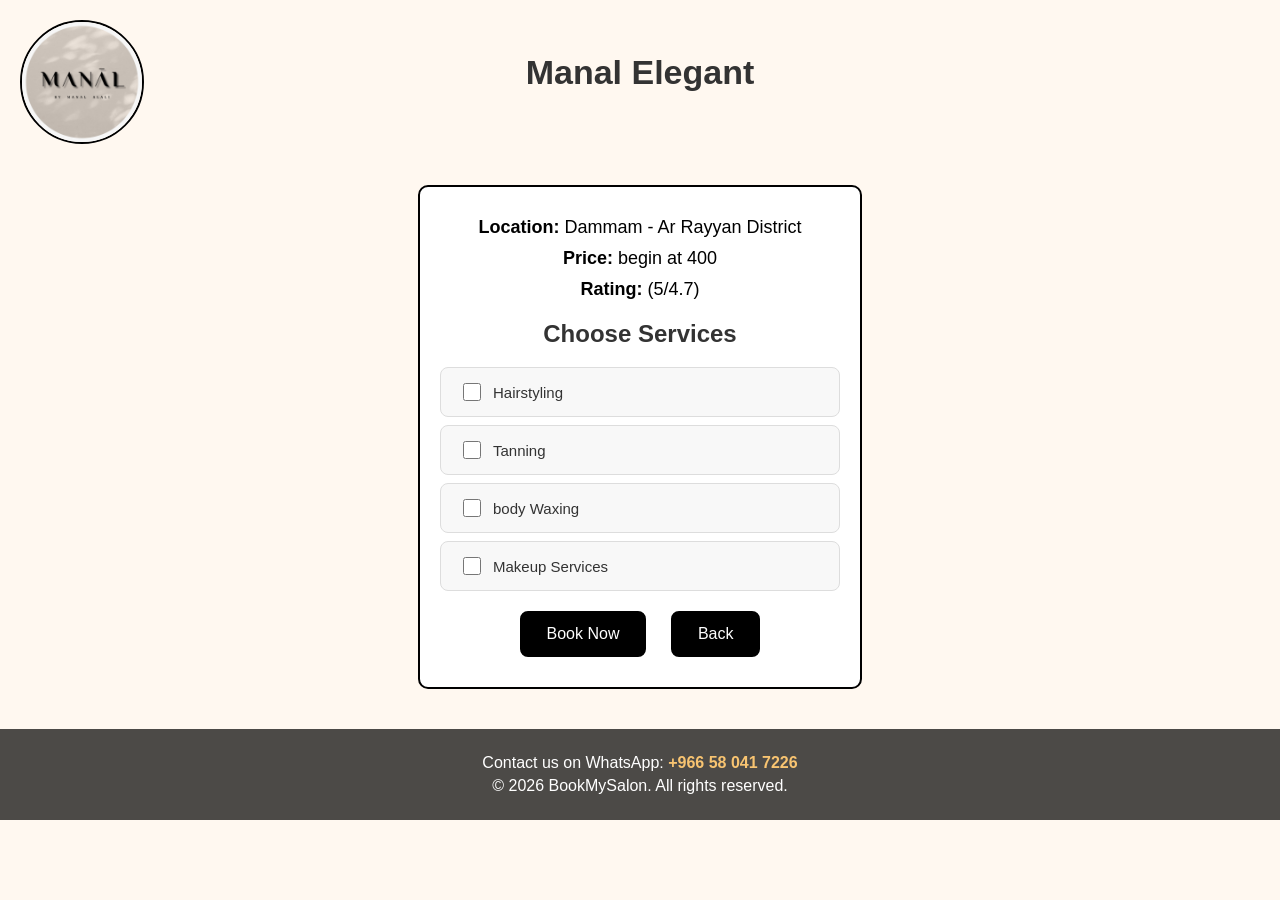
<file: dam 1.html>
<!DOCTYPE html>
<html lang="en">

<head>
<meta charset="UTF-8">

<title>Manal Elegant</title>

<link rel="stylesheet" href="details.css">
</head>

<body>

<header>

<img src="mana.jpg" alt="Salon Logo" class="salon-logo">

<h1>Manal Elegant</h1>

</header>

<main>

<section class="container">

<p><strong>Location:</strong> Dammam - Ar Rayyan District</p>

<p><strong>Price:</strong> begin at 400</p>

<p><strong>Rating:</strong> (5/4.7)</p>

<h2>Choose Services</h2>

<form>

<section class="service-option">

<input type="checkbox" id="service1" value="Hairstyling">

<label for="service1">Hairstyling</label>

</section>

<section class="service-option">

<input type="checkbox" id="service2" value="Tanning">

<label for="service2">Tanning</label>

</section>

<section class="service-option">

<input type="checkbox" id="service3" value="body Waxing">

<label for="service3">body Waxing</label>

</section>

<section class="service-option">

<input type="checkbox" id="service4" value="Makeup Services">

<label for="service4">Makeup Services</label>

</section>

<p id="bookingMsg"></p>

<button type="button" id="bookBtn" onclick="bookNow()">
Book Now
</button>

<button type="button" onclick="location.href='home.html#salonsSection'">
Back
</button>

</form>

</section>

</main>

<footer>

<section class="contact">

<p>
Contact us on WhatsApp:
<a href="https://wa.me/966580417226" target="_blank">
+966 58 041 7226
</a>
</p>

</section>

<section class="copyright">

<p>&copy; 2026 BookMySalon. All rights reserved.</p>

</section>

</footer>

<script>
function bookNow(){

let loggedInUser=localStorage.getItem("loggedInUser");

if(loggedInUser===null){

let goLogin=confirm("Please login first to book an appointment.\nDo you want to go to the login page?");

if(goLogin===true){
location.href="log.html";
}

return;
}

let salonName=document.getElementsByTagName("h1")[0].innerText;

let checkboxes=document.getElementsByTagName("input");

let selectedServices="";

for(let i=0;i<checkboxes.length;i++){

if(checkboxes[i].type==="checkbox"&&checkboxes[i].checked===true){
selectedServices=selectedServices+checkboxes[i].value+", ";
}
}

if(selectedServices===""){

let msg=document.getElementById("bookingMsg");

msg.innerText="⚠️ Please select at least one service.";

msg.style.color="red";

return;
}

localStorage.setItem("bookingSalon",salonName);

localStorage.setItem("bookingServices",selectedServices);

location.href="book.html";
}
</script>

</body>
</html>
</file>
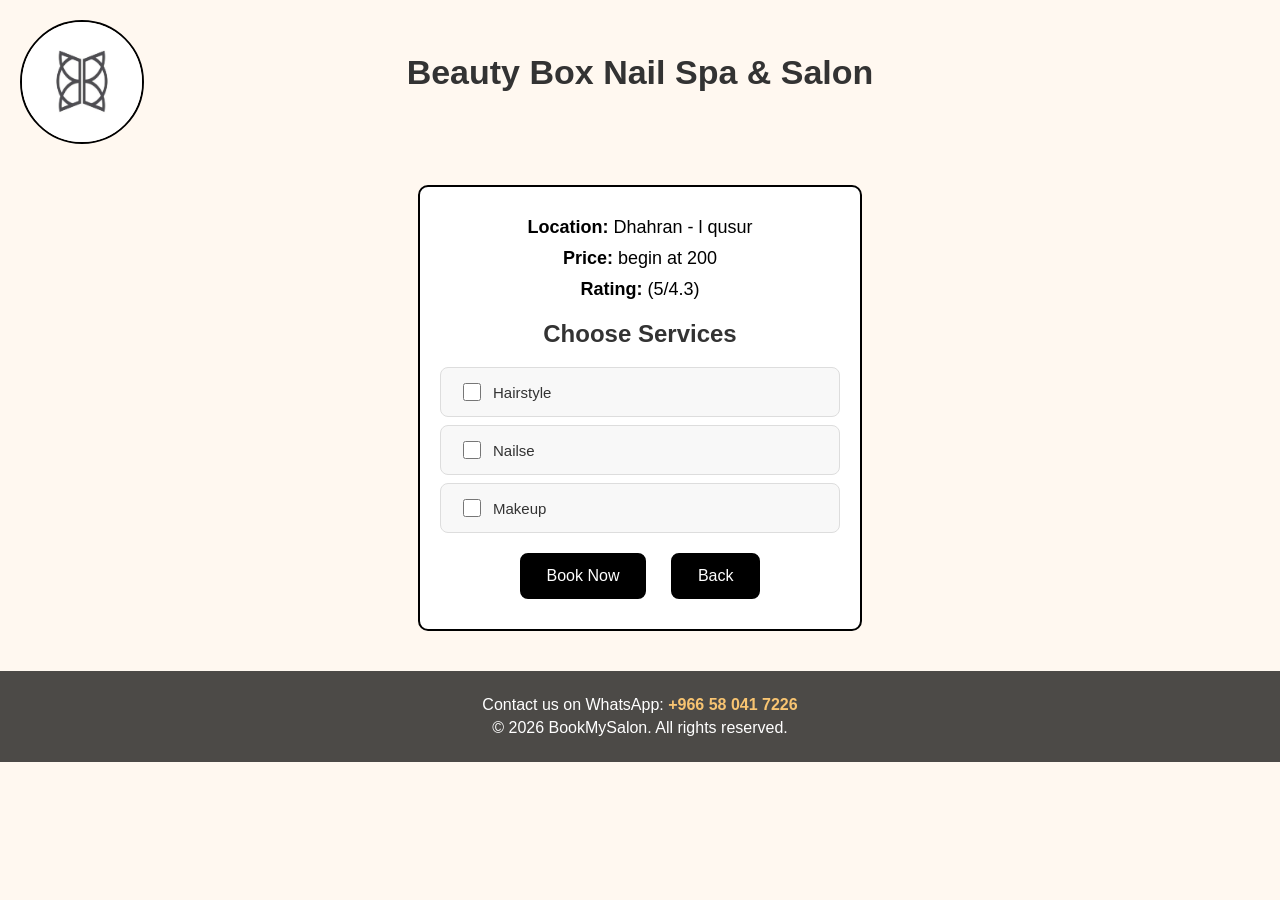
<file: dha 2.html>
<!DOCTYPE html>
<html lang="en">

<head>
<meta charset="UTF-8">

<title>Beauty Box Nail Spa & Salon</title>

<link rel="stylesheet" href="details.css">
</head>

<body>

<header>

<img src="pp.jpg" alt="Salon Logo" class="salon-logo">

<h1>Beauty Box Nail Spa & Salon</h1>

</header>

<main>

<section class="container">

<p><strong>Location:</strong> Dhahran - l qusur</p>

<p><strong>Price:</strong> begin at 200</p>

<p><strong>Rating:</strong> (5/4.3)</p>

<h2>Choose Services</h2>

<form>

<section class="service-option">

<input type="checkbox" id="service1" value="Hairstyle">

<label for="service1">Hairstyle</label>

</section>

<section class="service-option">

<input type="checkbox" id="service2" value="Nailse">

<label for="service2">Nailse</label>

</section>

<section class="service-option">

<input type="checkbox" id="service3" value="Makeup">

<label for="service3">Makeup</label>

</section>

<p id="bookingMsg"></p>

<button type="button" id="bookBtn" onclick="bookNow()">
Book Now
</button>

<button type="button" onclick="location.href='home.html#salonsSection'">
Back
</button>

</form>

</section>

</main>

<footer>

<section class="contact">

<p>
Contact us on WhatsApp:
<a href="https://wa.me/966580417226" target="_blank">
+966 58 041 7226
</a>
</p>

</section>

<section class="copyright">

<p>&copy; 2026 BookMySalon. All rights reserved.</p>

</section>

</footer>

<script>
function bookNow(){

let loggedInUser=localStorage.getItem("loggedInUser");

if(loggedInUser===null){

let goLogin=confirm("Please login first to book an appointment.\nDo you want to go to the login page?");

if(goLogin===true){
location.href="log.html";
}

return;
}

let salonName=document.getElementsByTagName("h1")[0].innerText;

let checkboxes=document.getElementsByTagName("input");

let selectedServices="";

for(let i=0;i<checkboxes.length;i++){

if(checkboxes[i].type==="checkbox"&&checkboxes[i].checked===true){
selectedServices=selectedServices+checkboxes[i].value+", ";
}
}

if(selectedServices===""){

let msg=document.getElementById("bookingMsg");

msg.innerText="⚠️ Please select at least one service.";

msg.style.color="red";

return;
}

localStorage.setItem("bookingSalon",salonName);

localStorage.setItem("bookingServices",selectedServices);

location.href="book.html";
}
</script>

</body>
</html>
</file>
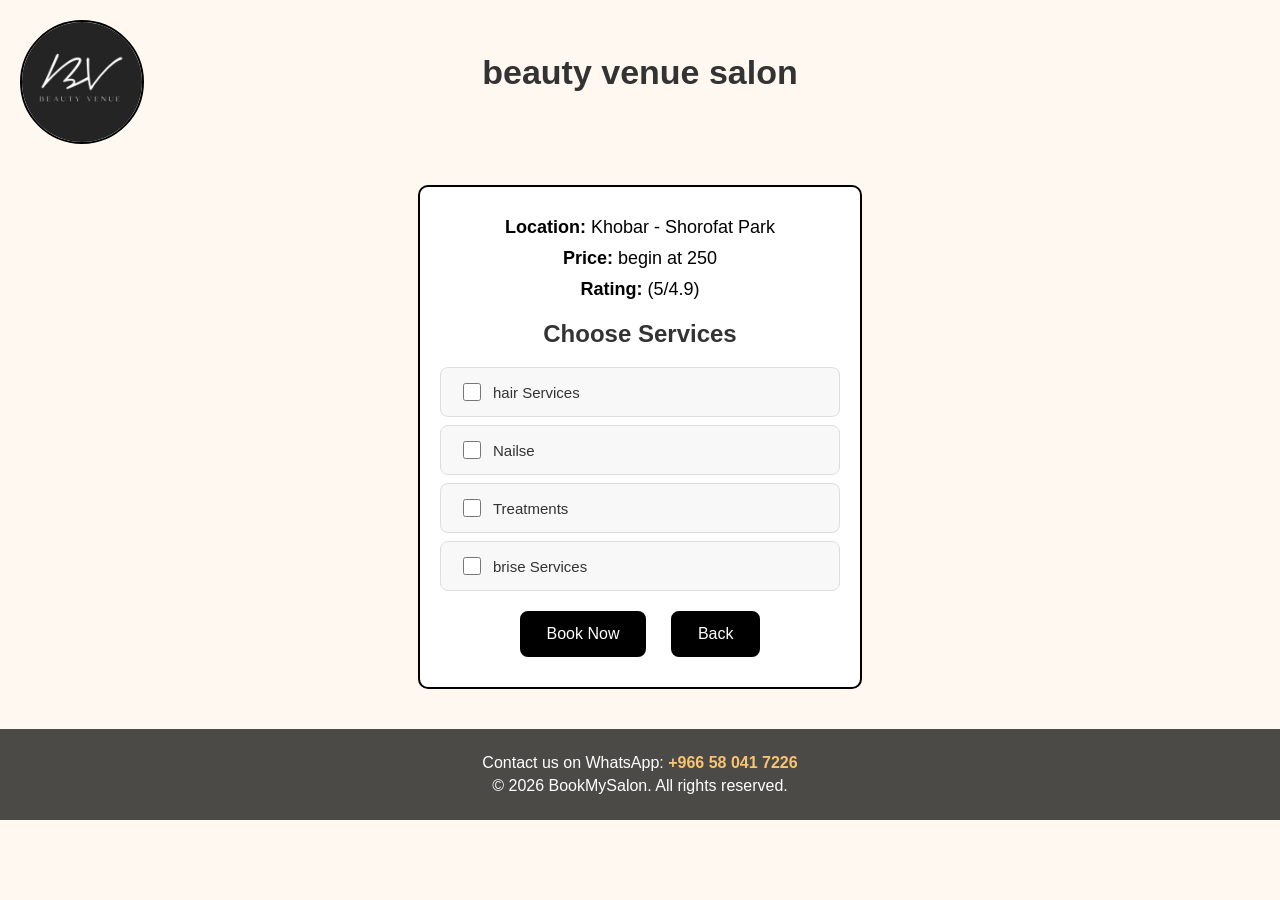
<file: kho 1.html>
<!DOCTYPE html>
<html lang="en">

<head>
<meta charset="UTF-8">

<title>beauty venue salon</title>

<link rel="stylesheet" href="details.css">
</head>

<body>

<header>

<img src="bv.jpg" alt="Salon Logo" class="salon-logo">

<h1>beauty venue salon</h1>

</header>

<main>

<section class="container">

<p><strong>Location:</strong> Khobar - Shorofat Park</p>

<p><strong>Price:</strong> begin at 250</p>

<p><strong>Rating:</strong> (5/4.9)</p>

<h2>Choose Services</h2>

<form>

<section class="service-option">

<input type="checkbox" id="service1" value="hair Services">

<label for="service1">hair Services</label>

</section>

<section class="service-option">

<input type="checkbox" id="service2" value="Nailse">

<label for="service2">Nailse</label>

</section>

<section class="service-option">

<input type="checkbox" id="service3" value="Treatments">

<label for="service3">Treatments</label>

</section>

<section class="service-option">

<input type="checkbox" id="service4" value="brise Services">

<label for="service4">brise Services</label>

</section>

<p id="bookingMsg"></p>

<button type="button" id="bookBtn" onclick="bookNow()">
Book Now
</button>

<button type="button" onclick="location.href='home.html#salonsSection'">
Back
</button>

</form>

</section>

</main>

<footer>

<section class="contact">

<p>
Contact us on WhatsApp:
<a href="https://wa.me/966580417226" target="_blank">
+966 58 041 7226
</a>
</p>

</section>

<section class="copyright">

<p>&copy; 2026 BookMySalon. All rights reserved.</p>

</section>

</footer>

<script>
function bookNow(){

let loggedInUser=localStorage.getItem("loggedInUser");

if(loggedInUser===null){

let goLogin=confirm("Please login first to book an appointment.\nDo you want to go to the login page?");

if(goLogin===true){
location.href="log.html";
}

return;
}

let salonName=document.getElementsByTagName("h1")[0].innerText;

let checkboxes=document.getElementsByTagName("input");

let selectedServices="";

for(let i=0;i<checkboxes.length;i++){

if(checkboxes[i].type==="checkbox"&&checkboxes[i].checked===true){
selectedServices=selectedServices+checkboxes[i].value+", ";
}
}

if(selectedServices===""){

let msg=document.getElementById("bookingMsg");

msg.innerText="⚠️ Please select at least one service.";

msg.style.color="red";

return;
}

localStorage.setItem("bookingSalon",salonName);

localStorage.setItem("bookingServices",selectedServices);

location.href="book.html";
}
</script>

</body>
</html>
</file>
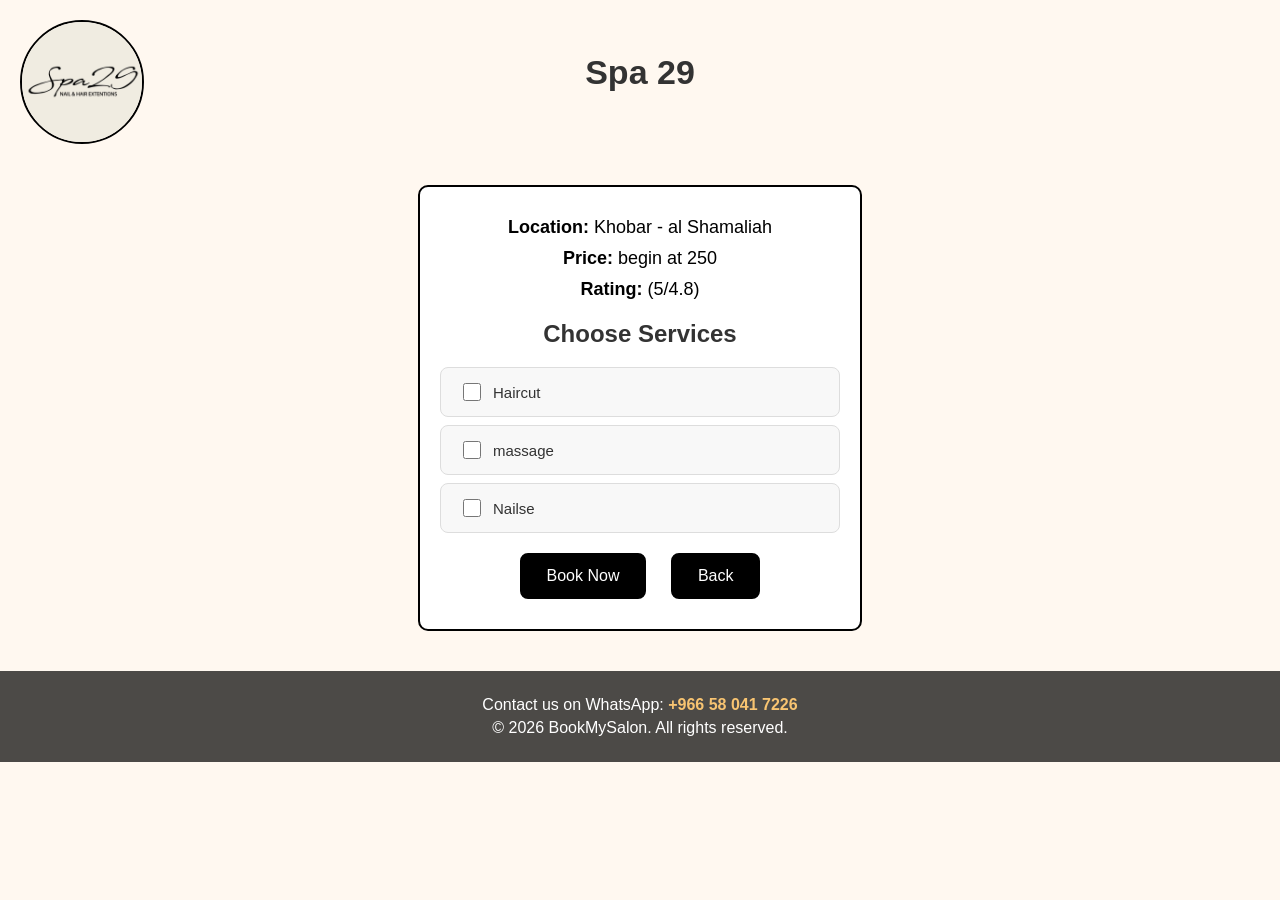
<file: kho 2.html>
<!DOCTYPE html>
<html lang="en">

<head>
<meta charset="UTF-8">

<title>Spa 29</title>

<link rel="stylesheet" href="details.css">
</head>

<body>

<header>

<img src="spa 29.jpg" alt="Salon Logo" class="salon-logo">

<h1>Spa 29</h1>

</header>

<main>

<section class="container">

<p><strong>Location:</strong> Khobar - al Shamaliah</p>

<p><strong>Price:</strong> begin at 250</p>

<p><strong>Rating:</strong> (5/4.8)</p>

<h2>Choose Services</h2>

<form>

<section class="service-option">

<input type="checkbox" id="service1" value="Haircut">

<label for="service1">Haircut</label>

</section>

<section class="service-option">

<input type="checkbox" id="service2" value="massage">

<label for="service2">massage</label>

</section>

<section class="service-option">

<input type="checkbox" id="service3" value="Nailse">

<label for="service3">Nailse</label>

</section>

<p id="bookingMsg"></p>

<button type="button" id="bookBtn" onclick="bookNow()">
Book Now
</button>

<button type="button" onclick="location.href='home.html#salonsSection'">
Back
</button>

</form>

</section>

</main>

<footer>

<section class="contact">

<p>
Contact us on WhatsApp:
<a href="https://wa.me/966580417226" target="_blank">
+966 58 041 7226
</a>
</p>

</section>

<section class="copyright">

<p>&copy; 2026 BookMySalon. All rights reserved.</p>

</section>

</footer>

<script>
function bookNow(){

let loggedInUser=localStorage.getItem("loggedInUser");

if(loggedInUser===null){

let goLogin=confirm("Please login first to book an appointment.\nDo you want to go to the login page?");

if(goLogin===true){
location.href="log.html";
}

return;
}

let salonName=document.getElementsByTagName("h1")[0].innerText;

let checkboxes=document.getElementsByTagName("input");

let selectedServices="";

for(let i=0;i<checkboxes.length;i++){

if(checkboxes[i].type==="checkbox"&&checkboxes[i].checked===true){
selectedServices=selectedServices+checkboxes[i].value+", ";
}
}

if(selectedServices===""){

let msg=document.getElementById("bookingMsg");

msg.innerText="⚠️ Please select at least one service.";

msg.style.color="red";

return;
}

localStorage.setItem("bookingSalon",salonName);

localStorage.setItem("bookingServices",selectedServices);

location.href="book.html";
}
</script>

</body>
</html>
</file>
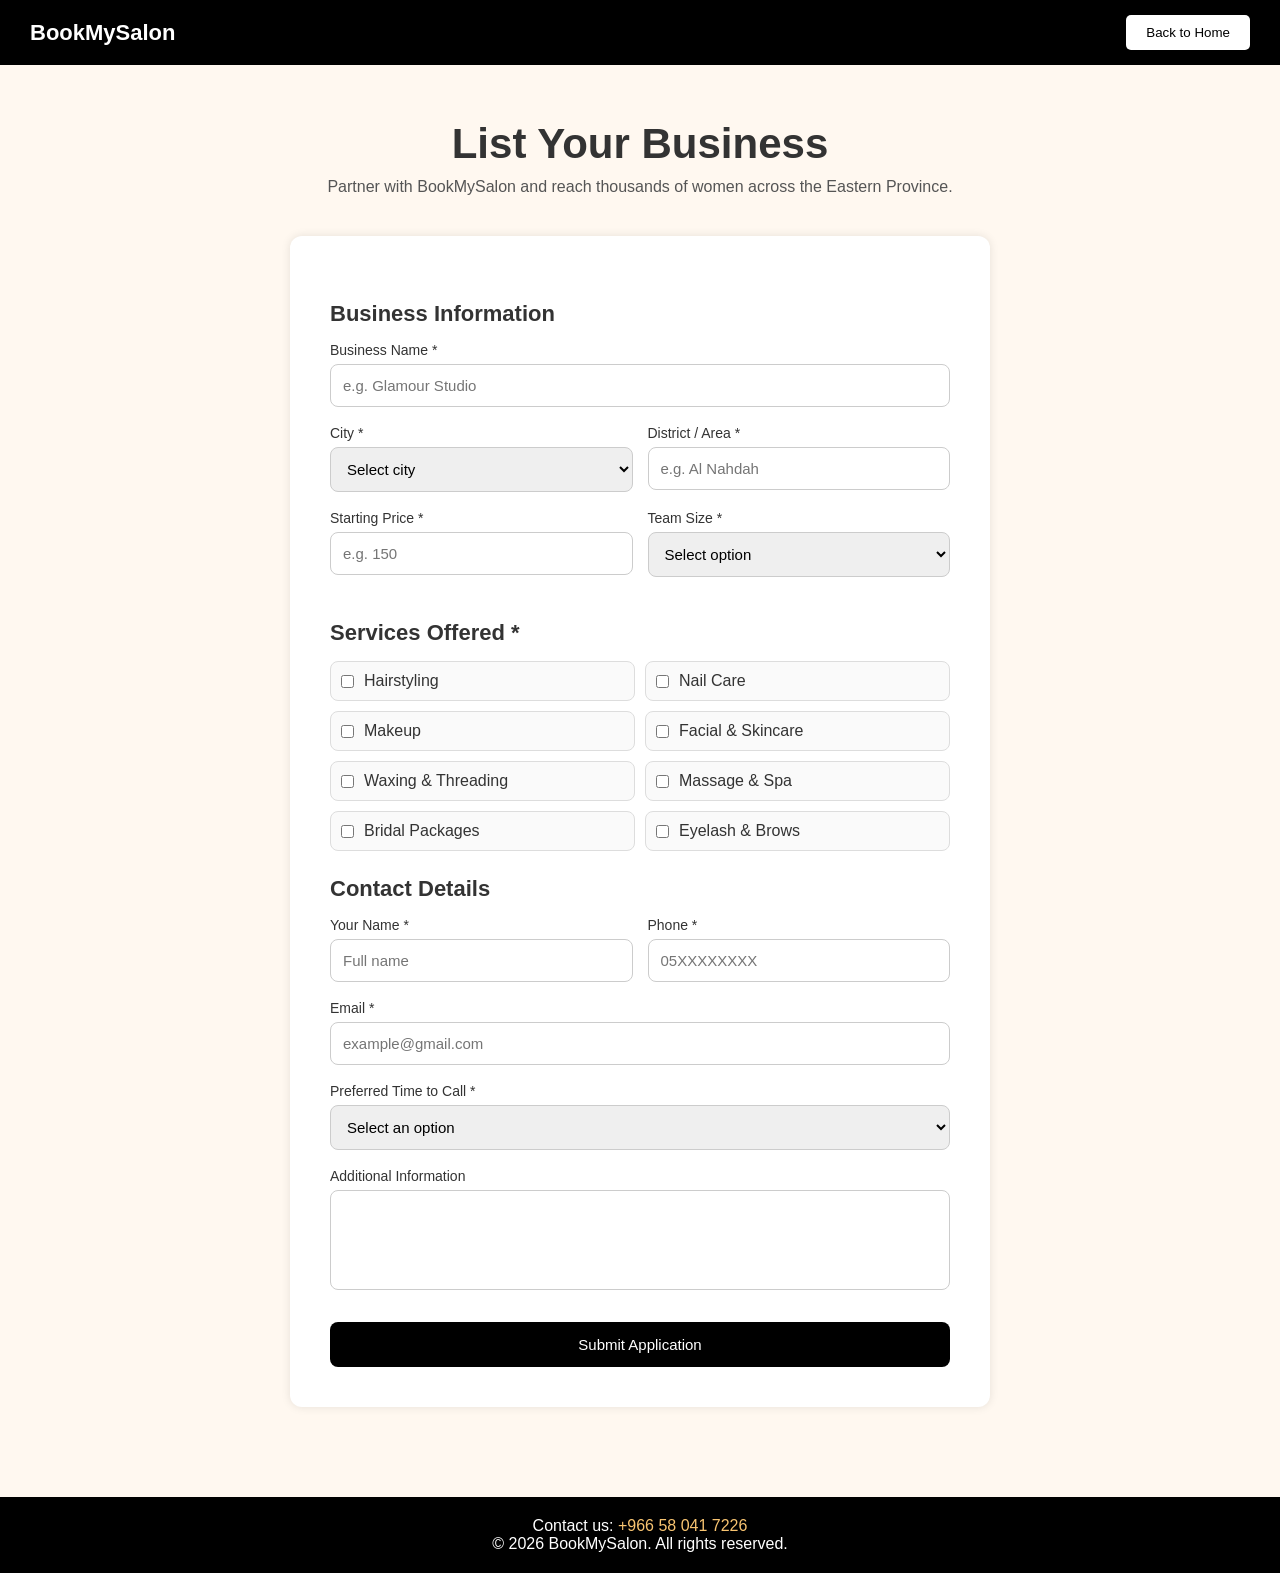
<file: listt-business.html>
<!DOCTYPE html>
<html lang="en">

<head>
<meta charset="UTF-8">
<title>List Your Business - BookMySalon</title>

<style>

*{
margin:0;
padding:0;
box-sizing:border-box;
}

:root{
--cream:#fff8f0;
--black:#000;
--gray:#555;
--error:#c0392b;
}

body{
font-family:Arial,sans-serif;
background-color:var(--cream);
background-image:linear-gradient(rgba(255,248,240,0.85),rgba(255,248,240,0.85)),url('https://i.pinimg.com/1200x/2a/db/77/2adb77dfe0d40779b799758cfcabf428.jpg');
background-size:cover;
background-position:center;
background-attachment:fixed;
color:#333;
}

header{
background:black;
padding:15px 30px;
display:flex;
justify-content:space-between;
align-items:center;
position:fixed;
top:0;
width:100%;
}

.logo{
color:white;
font-size:22px;
font-weight:bold;
cursor:pointer;
}

.header-btn{
padding:10px 20px;
border:none;
background:white;
border-radius:5px;
cursor:pointer;
transition:0.3s;
}

.header-btn:hover{
background:#ddd;
}

main{
padding:120px 20px 50px;
}

.page-header{
text-align:center;
margin-bottom:40px;
}

.page-header h1{
font-size:42px;
margin-bottom:10px;
}

.page-header p{
color:var(--gray);
}

.form-card{
background:white;
max-width:700px;
margin:auto;
padding:40px;
border-radius:12px;
box-shadow:0 0 10px rgba(0,0,0,0.1);
}

.section-label{
font-size:22px;
margin:25px 0 15px;
}

.form-row{
display:grid;
grid-template-columns:1fr 1fr;
gap:15px;
}

.field{
margin-bottom:18px;
}

.field label{
display:block;
margin-bottom:6px;
font-size:14px;
}

.field input,
.field select,
.field textarea{
width:100%;
padding:12px;
border:1px solid #ccc;
border-radius:8px;
font-size:15px;
}

.field textarea{
height:100px;
resize:none;
}

.services-grid{
display:grid;
grid-template-columns:1fr 1fr;
gap:10px;
margin-bottom:15px;
}

.service-check{
display:flex;
align-items:center;
gap:10px;
padding:10px;
border:1px solid #ddd;
border-radius:8px;
background:#fafafa;
}

.error-msg{
color:var(--error);
font-size:13px;
margin-top:5px;
display:none;
}

.submit-btn{
width:100%;
padding:14px;
border:none;
background:black;
color:white;
font-size:15px;
border-radius:8px;
cursor:pointer;
margin-top:10px;
transition:0.3s;
}

.submit-btn:hover{
background:#333;
}

.modal{
display:none;
position:fixed;
top:0;
left:0;
width:100%;
height:100%;
background:rgba(0,0,0,0.5);
justify-content:center;
align-items:center;
}

.modal-box{
background:white;
padding:35px;
border-radius:12px;
width:90%;
max-width:450px;
text-align:center;
}

.modal-btn{
padding:12px;
width:100%;
border:none;
background:black;
color:white;
border-radius:8px;
cursor:pointer;
margin-top:15px;
}

footer{
background:black;
color:white;
text-align:center;
padding:20px;
margin-top:40px;
}

footer a{
color:#f8c471;
text-decoration:none;
}

@media(max-width:600px){

.form-row{
grid-template-columns:1fr;
}

.services-grid{
grid-template-columns:1fr;
}

.form-card{
padding:25px;
}

}

</style>
</head>

<body>

<header>

<div class="logo" onclick="location.href='home.html'">
BookMySalon
</div>

<button class="header-btn" onclick="location.href='home.html'">
Back to Home
</button>

</header>

<main>

<section class="page-header">

<h1>List Your Business</h1>

<p>
Partner with BookMySalon and reach thousands of women across the Eastern Province.
</p>

</section>

<form class="form-card">

<h2 class="section-label">Business Information</h2>

<div class="field">

<label>Business Name *</label>

<input type="text" id="businessName" placeholder="e.g. Glamour Studio">

<p class="error-msg" id="businessNameError"></p>

</div>

<div class="form-row">

<div class="field">

<label>City *</label>

<select id="city">
<option value="">Select city</option>
<option>Dammam</option>
<option>Khobar</option>
<option>Dhahran</option>
</select>

<p class="error-msg" id="cityError"></p>

</div>

<div class="field">

<label>District / Area *</label>

<input type="text" id="district" placeholder="e.g. Al Nahdah">

<p class="error-msg" id="districtError"></p>

</div>

</div>

<div class="form-row">

<div class="field">

<label>Starting Price *</label>

<input type="number" id="price" placeholder="e.g. 150">

<p class="error-msg" id="priceError"></p>

</div>

<div class="field">

<label>Team Size *</label>

<select id="teamSize">
<option value="">Select option</option>
<option>1-3 staff</option>
<option>4-10 staff</option>
<option>11-25 staff</option>
<option>25+ staff</option>
</select>

<p class="error-msg" id="teamSizeError"></p>

</div>

</div>

<h2 class="section-label">Services Offered *</h2>

<div class="services-grid">

<div class="service-check">
<input type="checkbox" value="Hairstyling">
<label>Hairstyling</label>
</div>

<div class="service-check">
<input type="checkbox" value="Nail Care">
<label>Nail Care</label>
</div>

<div class="service-check">
<input type="checkbox" value="Makeup">
<label>Makeup</label>
</div>

<div class="service-check">
<input type="checkbox" value="Facial & Skincare">
<label>Facial & Skincare</label>
</div>

<div class="service-check">
<input type="checkbox" value="Waxing & Threading">
<label>Waxing & Threading</label>
</div>

<div class="service-check">
<input type="checkbox" value="Massage & Spa">
<label>Massage & Spa</label>
</div>

<div class="service-check">
<input type="checkbox" value="Bridal Packages">
<label>Bridal Packages</label>
</div>

<div class="service-check">
<input type="checkbox" value="Eyelash & Brows">
<label>Eyelash & Brows</label>
</div>

</div>

<p class="error-msg" id="servicesError"></p>

<h2 class="section-label">Contact Details</h2>

<div class="form-row">

<div class="field">

<label>Your Name *</label>

<input type="text" id="ownerName" placeholder="Full name">

<p class="error-msg" id="ownerNameError"></p>

</div>

<div class="field">

<label>Phone *</label>

<input type="tel" id="phone" placeholder="05XXXXXXXX" maxlength="10">

<p class="error-msg" id="phoneError"></p>

</div>

</div>

<div class="field">

<label>Email *</label>

<input type="email" id="email" placeholder="example@gmail.com">

<p class="error-msg" id="emailError"></p>

</div>

<div class="field">

<label>Preferred Time to Call *</label>

<select id="callTime">
<option value="">Select an option</option>
<option value="Morning (9am–12pm)">Morning (9am – 12pm)</option>
<option value="Afternoon (12pm–4pm)">Afternoon (12pm – 4pm)</option>
<option value="Evening (4pm–8pm)">Evening (4pm – 8pm)</option>
<option value="Anytime">Anytime</option>
</select>

<p class="error-msg" id="callTimeError"></p>

</div>

<div class="field">

<label>Additional Information</label>

<textarea id="notes"></textarea>

</div>

<button type="button" class="submit-btn" onclick="submitForm()">
Submit Application
</button>

</form>

</main>

<div class="modal" id="modal">

<div class="modal-box">

<h2>Application Sent!</h2>

<p>
Thank you for partnering with BookMySalon.
</p>

<div id="modalSummary"></div>

<button class="modal-btn" onclick="closeModal()">
Done
</button>

</div>

</div>

<footer>

<p>
Contact us:
<a href="https://wa.me/966580417226">
+966 58 041 7226
</a>
</p>

<p>
© 2026 BookMySalon. All rights reserved.
</p>

</footer>

<script>

function showError(id,message){

let error=document.getElementById(id);
error.innerText=message;
error.style.display="block";

}

function hideError(id){

document.getElementById(id).style.display="none";

}

document.getElementById("businessName").oninput=function(){

let name=this.value.trim();

if(name===""){
showError("businessNameError","⚠️ Business name is empty.");
}
else if(name.length<2){
showError("businessNameError","⚠️ Business name must be at least 2 characters.");
}
else{
hideError("businessNameError");
}

};

document.getElementById("ownerName").oninput=function(){

let name=this.value.trim();

if(name===""){
showError("ownerNameError","⚠️ Name is empty.");
}
else if(!/^[a-zA-Z\s\u0600-\u06FF]+$/.test(name)){
showError("ownerNameError","⚠️ Name must contain letters only.");
}
else{
hideError("ownerNameError");
}

};

document.getElementById("phone").oninput=function(){

this.value=this.value.replace(/[^0-9]/g,'');

let phone=this.value;

if(phone===""){
showError("phoneError","⚠️ Phone is empty.");
}
else if(phone.length!==10){
showError("phoneError","⚠️ Phone must be 10 digits.");
}
else if(phone.charAt(0)!=="0" || phone.charAt(1)!=="5"){
showError("phoneError","⚠️ Phone must start with 05.");
}
else{
hideError("phoneError");
}

};

document.getElementById("email").oninput=function(){

let email=this.value.trim();

if(email===""){
showError("emailError","⚠️ Email is empty.");
}
else if(!email.includes("@") || !email.includes(".")){
showError("emailError","⚠️ Invalid email.");
}
else{
hideError("emailError");
}

};

function submitForm(){

let isValid=true;

let businessName=document.getElementById("businessName").value.trim();
let city=document.getElementById("city").value;
let district=document.getElementById("district").value.trim();
let price=document.getElementById("price").value;
let teamSize=document.getElementById("teamSize").value;
let ownerName=document.getElementById("ownerName").value.trim();
let phone=document.getElementById("phone").value;
let email=document.getElementById("email").value.trim();
let callTime=document.getElementById("callTime").value;

if(businessName===""){
showError("businessNameError","⚠️ Business name is empty.");
isValid=false;
}

if(city===""){
showError("cityError","⚠️ Select a city.");
isValid=false;
}

if(district===""){
showError("districtError","⚠️ District is empty.");
isValid=false;
}

if(price===""){
showError("priceError","⚠️ Price is empty.");
isValid=false;
}

if(teamSize===""){
showError("teamSizeError","⚠️ Select team size.");
isValid=false;
}

if(ownerName===""){
showError("ownerNameError","⚠️ Name is empty.");
isValid=false;
}

if(phone.length!==10){
showError("phoneError","⚠️ Invalid phone.");
isValid=false;
}

if(email===""){
showError("emailError","⚠️ Email is empty.");
isValid=false;
}

if(callTime===""){
showError("callTimeError","⚠️ Select preferred time.");
isValid=false;
}

let services=document.querySelectorAll(".services-grid input");
let checked=false;
let selectedServices="";

for(let i=0;i<services.length;i++){

if(services[i].checked){

checked=true;
selectedServices+=services[i].value+", ";

}

}

if(!checked){
showError("servicesError","⚠️ Select at least one service.");
isValid=false;
}
else{
hideError("servicesError");
}

if(isValid===false){
return;
}

document.getElementById("modalSummary").innerHTML=
"<p><strong>Business:</strong> "+businessName+"</p>"+
"<p><strong>City:</strong> "+city+"</p>"+
"<p><strong>Services:</strong> "+selectedServices+"</p>"+
"<p><strong>Owner:</strong> "+ownerName+"</p>"+
"<p><strong>Phone:</strong> "+phone+"</p>"+
"<p><strong>Email:</strong> "+email+"</p>";

document.getElementById("modal").style.display="flex";

}

function closeModal(){

document.getElementById("modal").style.display="none";

location.href="home.html";

}

</script>

</body>
</html>
</file>
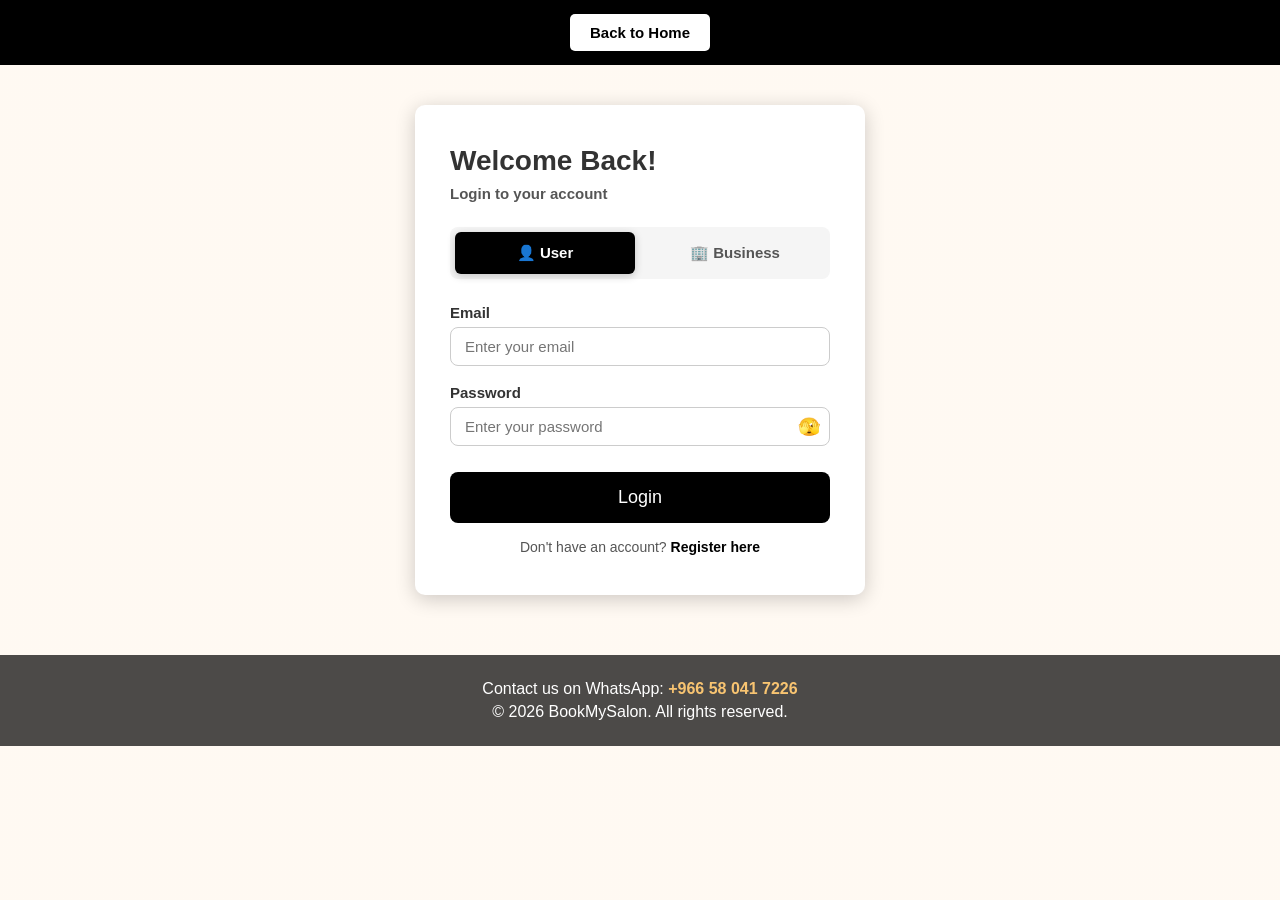
<file: log.html>
<!DOCTYPE html>
<html lang="en">
<head>
<meta charset="UTF-8">
<title>BookMySalon - Login</title>
<style>

   *{
box-sizing:border-box;
margin:0;
padding:0;
}

body{
font-family:Arial,sans-serif;
overflow-x:hidden;
min-height:100vh;
display:flex;
flex-direction:column;
background-image:linear-gradient(rgba(255,248,240,0.85),rgba(255,248,240,0.85)),url('https://images.unsplash.com/photo-1560066984-138dadb4c035?w=1600');
background-size:cover;
background-position:center;
background-attachment:fixed;
background-repeat:no-repeat;
}

header{
width:100%;
background-color:#000;
padding:14px 20px;
text-align:center;
}

header .home-btn{
background-color:white;
color:black;
border:none;
padding:10px 20px;
font-size:15px;
font-weight:bold;
cursor:pointer;
border-radius:5px;
font-family:Arial,sans-serif;
transition:background-color 0.3s;
}

header .home-btn:hover{
background-color:#ddd;
}

.login-container{
display:flex;
justify-content:center;
padding:40px 20px 60px;
flex:1;
}

.form-box{
background:white;
border-radius:10px;
padding:40px 35px;
width:100%;
max-width:450px;
box-shadow:0 4px 20px rgba(0,0,0,0.2);
height:fit-content;
}

h1{
font-size:28px;
font-weight:bold;
color:#333;
margin-bottom:8px;
cursor:default;
}

.subtitle{
font-size:15px;
color:#555;
font-weight:bold;
margin-bottom:25px;
}

.user-type-selector{
display:flex;
gap:10px;
margin-bottom:25px;
background:#f5f5f5;
padding:5px;
border-radius:8px;
}

.user-type-btn{
flex:1;
padding:12px;
background:transparent;
border:none;
border-radius:6px;
font-size:15px;
font-weight:bold;
color:#555;
cursor:pointer;
transition:all 0.3s;
font-family:Arial,sans-serif;
}

.user-type-btn.active{
background-color:#000;
color:white;
box-shadow:0 2px 8px rgba(0,0,0,0.2);
}

.user-type-btn:hover:not(.active){
background-color:#e0e0e0;
}

.form-group{
margin-bottom:18px;
}

.form-group label{
display:block;
font-weight:bold;
margin-bottom:6px;
color:#333;
font-size:15px;
}

.form-group input{
width:100%;
padding:10px 14px;
border:1.5px solid #ccc;
border-radius:8px;
font-size:15px;
font-family:Arial,sans-serif;
transition:border 0.2s;
}

.form-group input:focus{
outline:none;
border-color:#000;
}

.error-msg{
color:#d9534f;
font-size:13px;
margin-top:5px;
display:none;
}

.input-error{
border-color:#d9534f!important;
}

.password-box{
position:relative;
}

.toggle-password{
position:absolute;
top:50%;
right:10px;
transform:translateY(-50%);
background:none;
border:none;
cursor:pointer;
font-size:18px;
color:#555;
padding:0;
}

button.login-main-btn{
background-color:#000;
color:white;
border:none;
padding:15px 30px;
font-size:18px;
cursor:pointer;
border-radius:8px;
transition:background-color 0.3s,box-shadow 0.3s;
width:100%;
margin-top:8px;
}

button.login-main-btn:hover,
button.login-main-btn:focus{
background-color:#aaa;
outline:none;
box-shadow:0 0 5px #333;
}

.register-link{
text-align:center;
margin-top:16px;
font-size:14px;
color:#555;
}

.register-link a{
color:#000;
font-weight:bold;
text-decoration:none;
}

.register-link a:hover{
text-decoration:underline;
}

.success-msg{
color:#28a745;
font-size:14px;
text-align:center;
margin-top:12px;
font-weight:bold;
display:none;
}

footer{
color:#fff;
background-color:rgba(0,0,0,0.7);
padding:20px 0;
text-align:center;
}

footer a{
color:#f8c471;
text-decoration:none;
font-weight:bold;
}

footer a:hover{
text-decoration:underline;
}

footer .contact p,
footer .copyright p{
margin:5px 0;
font-size:16px;
}
</style>
</head>
<body>

<header>
<nav>
<button class="home-btn" onclick="location.href='home.html'">
Back to Home
</button>
</nav>
</header>

<main>

<section class="login-container">

<form class="form-box">

<h1>Welcome Back!</h1>

<p class="subtitle">Login to your account</p>

<nav class="user-type-selector">

<button type="button" class="user-type-btn active" id="userTypeBtn" onclick="selectUserType('user')">
👤 User
</button>

<button type="button" class="user-type-btn" id="businessTypeBtn" onclick="selectUserType('business')">
🏢 Business
</button>

</nav>

<section class="form-group" id="businessNameGroup" style="display:none;">

<label for="businessName">Business Name</label>

<input type="text" id="businessName" placeholder="Enter your business name">

<p class="error-msg" id="businessNameError"></p>

</section>

<section class="form-group">

<label for="email" id="emailLabel">Email</label>

<input type="email" id="email" placeholder="Enter your email">

<p class="error-msg" id="emailError"></p>

</section>

<section class="form-group">

<label for="password" id="passwordLabel">Password</label>

<section class="password-box">

<input type="password" id="password" placeholder="Enter your password">

<button type="button" class="toggle-password" onclick="togglePassword()">
<span id="eyeIcon">🫣</span>
</button>

</section>

<p class="error-msg" id="passwordError"></p>

</section>

<button type="button" class="login-main-btn" onclick="login()">
Login
</button>

<p class="success-msg" id="successMsg"></p>

<p class="register-link">
Don't have an account?
<a href="register.html">Register here</a>
</p>

</form>

</section>

</main>

<footer>

<section class="contact">

<p>
Contact us on WhatsApp:
<a href="https://wa.me/966580417226" target="_blank">
+966 58 041 7226
</a>
</p>

</section>

<section class="copyright">

<p>&copy; 2026 BookMySalon. All rights reserved.</p>

</section>

</footer>

<script>
let selectedUserType = "user";

function selectUserType(type) {
    selectedUserType = type;
    let userBtn = document.getElementById("userTypeBtn");
    let businessBtn = document.getElementById("businessTypeBtn");

    if (type === "user") {
        userBtn.className = "user-type-btn active";
        businessBtn.className = "user-type-btn";
        document.getElementById("businessNameGroup").style.display = "none";
        document.getElementById("emailLabel").innerText = "Email";
        document.getElementById("email").placeholder = "Enter your email";
        document.getElementById("passwordLabel").innerText = "Password";
        document.getElementById("password").placeholder = "Enter your password";
    } else {
        userBtn.className = "user-type-btn";
        businessBtn.className = "user-type-btn active";
        document.getElementById("businessNameGroup").style.display = "block";
        document.getElementById("emailLabel").innerText = "Business Email";
        document.getElementById("email").placeholder = "Enter your business email";
        document.getElementById("passwordLabel").innerText = "Business Password";
        document.getElementById("password").placeholder = "Enter your business password";
    }
    clearErrors();
}

function togglePassword() {
    let passwordInput = document.getElementById("password");
    let eyeIcon = document.getElementById("eyeIcon");

    if (passwordInput.type === "password") {
        passwordInput.type = "text";
        eyeIcon.textContent = "👁️";
    } else {
        passwordInput.type = "password";
        eyeIcon.textContent = "🫣";
    }
}

function showError(inputId, errorId, message) {
    document.getElementById(inputId).className = "input-error";
    let errorElement = document.getElementById(errorId);
    errorElement.textContent = message;
    errorElement.style.display = "block";
}

function clearErrors() {
    document.getElementById("email").className = "";
    document.getElementById("password").className = "";
    document.getElementById("emailError").style.display = "none";
    document.getElementById("passwordError").style.display = "none";
    document.getElementById("successMsg").style.display = "none";
}

function login() {
    clearErrors();

    let email = document.getElementById("email").value;
    let password = document.getElementById("password").value;

    let isValid = true;

    if (email === "") {
        showError("email", "emailError", "⚠️ This field is empty.");
        isValid = false;
    }
    else if (!email.includes('@') || !email.includes('.')) {
        showError("email", "emailError","⚠️ Invalid email format.");
        isValid = false;
    }

    if (password === "") {
        showError("password", "passwordError", "⚠️ This field is empty.");
        isValid = false;
    }

    if (isValid === false) {
        return;
    }

    let storageKey;
    if (selectedUserType === "business") {
        storageKey = "business_" + email;
    } else {
        storageKey = "user_" + email;
    }

    let storedUser = localStorage.getItem(storageKey);

    if (storedUser === null) {
        if (selectedUserType === "business") {
            showError("email", "emailError", "⚠️ No business account found with this email");
        } else {
            showError("email", "emailError", "⚠️ Incorrect email");
        }
        return;
    }

    let user = JSON.parse(storedUser);

    if (user.password !== password) {
        showError("password", "passwordError", "⚠️ Incorrect password");
        return;
    }

    localStorage.setItem("loggedInUser", user.name);
    localStorage.setItem("loggedInUserType", selectedUserType);

    let successMsg = document.getElementById("successMsg");
    successMsg.textContent = `✅ Welcome back, ${user.name}!`;
    successMsg.style.display = "block";

    setTimeout(function() {
        if (selectedUserType === "business") {
            location.href = "business_dashboard.html";
        } else {
            location.href = "home.html";
        }
    }, 1500);
}

document.getElementById('email').oninput = function(){
    let email = this.value;
    if (email === "") {
        showError("email", "emailError", "⚠️ This field is empty.");
    }
    else if (!email.includes('@') || !email.includes('.')) {
        showError("email", "emailError","⚠️ Invalid email format.");
    }
    else {
        document.getElementById('emailError').style.display = 'none';
        document.getElementById('email').className = '';
    }
};

document.getElementById('password').oninput = function(){
    let password = this.value;
    if (password === "") {
        showError("password", "passwordError", "⚠️ This field is empty.");
    }
    else {
        document.getElementById('passwordError').style.display = 'none';
        document.getElementById('password').classList.remove('input-error');
    }
};
</script>
</body>
</html>
</file>
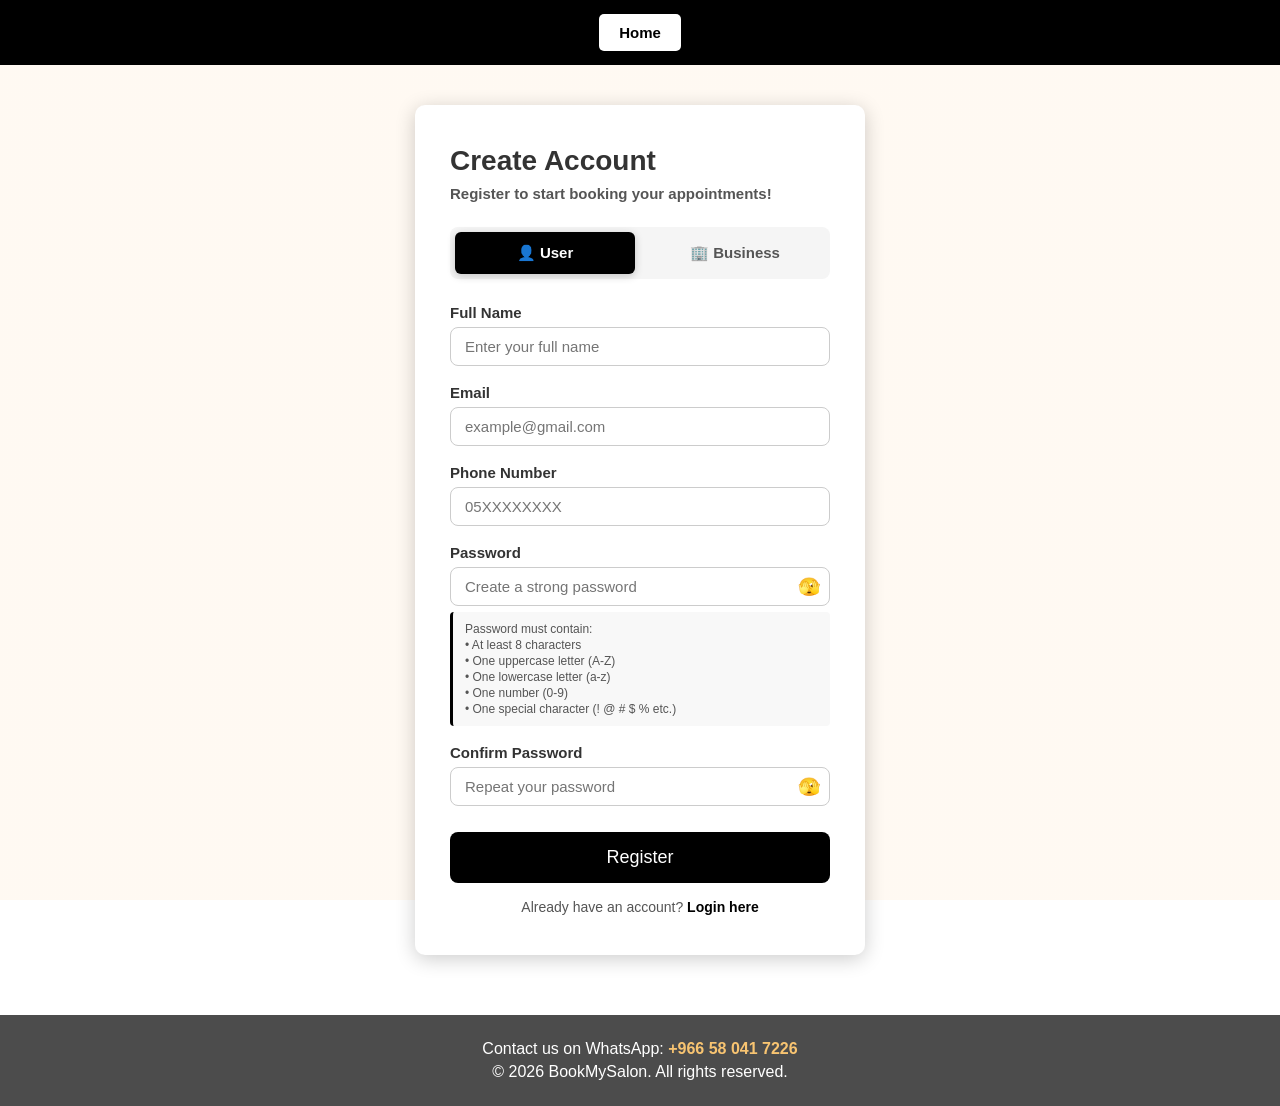
<file: register.html>
<!DOCTYPE html>
<html lang="en">

<head>

<meta charset="UTF-8">

<title>BookMySalon - Register</title>

<style>

*{
box-sizing:border-box;
margin:0;
padding:0;
}

body{
font-family:Arial,sans-serif;
overflow-x:hidden;
min-height:100vh;
display:flex;
flex-direction:column;
background-image:linear-gradient(rgba(255,248,240,0.85),rgba(255,248,240,0.85)),url('https://images.unsplash.com/photo-1560066984-138dadb4c035?w=1600');
background-size:cover;
background-position:center;
background-attachment:fixed;
background-repeat:no-repeat;
}

header{
width:100%;
background-color:#000;
padding:14px 20px;
text-align:center;
}

header .home-btn{
background-color:white;
color:black;
border:none;
padding:10px 20px;
font-size:15px;
font-weight:bold;
cursor:pointer;
border-radius:5px;
font-family:Arial,sans-serif;
transition:background-color 0.3s;
}

header .home-btn:hover{
background-color:#ddd;
}

.register-container{
display:flex;
justify-content:center;
padding:40px 20px 60px;
flex:1;
}

.form-box{
background:white;
border-radius:10px;
padding:40px 35px;
width:100%;
max-width:450px;
box-shadow:0 4px 20px rgba(0,0,0,0.2);
height:fit-content;
}

h1{
font-size:28px;
font-weight:bold;
color:#333;
margin-bottom:8px;
cursor:default;
}

.subtitle{
font-size:15px;
color:#555;
font-weight:bold;
margin-bottom:25px;
}

.user-type-selector{
display:flex;
gap:10px;
margin-bottom:25px;
background:#f5f5f5;
padding:5px;
border-radius:8px;
}

.user-type-btn{
flex:1;
padding:12px;
background:transparent;
border:none;
border-radius:6px;
font-size:15px;
font-weight:bold;
color:#555;
cursor:pointer;
transition:all 0.3s;
font-family:Arial,sans-serif;
}

.user-type-btn.active{
background-color:#000;
color:white;
box-shadow:0 2px 8px rgba(0,0,0,0.2);
}

.user-type-btn:hover:not(.active){
background-color:#e0e0e0;
}

.form-group{
margin-bottom:18px;
}

.form-group label{
display:block;
font-weight:bold;
margin-bottom:6px;
color:#333;
font-size:15px;
}

.form-group input{
width:100%;
padding:10px 14px;
border:1.5px solid #ccc;
border-radius:8px;
font-size:15px;
font-family:Arial,sans-serif;
transition:border 0.2s;
}

.form-group input:focus{
outline:none;
border-color:#000;
}

.form-group input.input-error{
border-color:#d9534f;
}

.error-msg{
color:#d9534f;
font-size:13px;
margin-top:5px;
display:none;
}

.password-hint{
background-color:#f8f8f8;
border-left:3px solid #000;
padding:8px 12px;
margin-top:6px;
font-size:12px;
color:#555;
border-radius:4px;
}

.password-hint p{
margin:2px 0;
}

.password-box{
position:relative;
}

.toggle-password{
position:absolute;
top:50%;
right:10px;
transform:translateY(-50%);
background:none;
border:none;
cursor:pointer;
font-size:18px;
color:#555;
padding:0;
}

button.register-btn{
background-color:#000;
color:white;
border:none;
padding:15px 30px;
font-size:18px;
cursor:pointer;
border-radius:8px;
transition:background-color 0.3s,box-shadow 0.3s;
width:100%;
margin-top:8px;
}

button.register-btn:hover,
button.register-btn:focus{
background-color:#aaa;
outline:none;
box-shadow:0 0 5px #333;
}

.login-link{
text-align:center;
margin-top:16px;
font-size:14px;
color:#555;
}

.login-link a{
color:#000;
font-weight:bold;
text-decoration:none;
}

.login-link a:hover{
text-decoration:underline;
}

footer{
color:#fff;
background-color:rgba(0,0,0,0.7);
padding:20px 0;
text-align:center;
}

footer a{
color:#f8c471;
text-decoration:none;
font-weight:bold;
}

footer a:hover{
text-decoration:underline;
}

footer .contact p,
footer .copyright p{
margin:5px 0;
font-size:16px;
}

</style>

</head>

<body>

<header>

<button class="home-btn" onclick="location.href='home.html'">
Home
</button>

</header>

<main>

<section class="register-container">

<form class="form-box">

<h1>Create Account</h1>

<p class="subtitle">
Register to start booking your appointments!
</p>

<div class="user-type-selector">

<button type="button" class="user-type-btn active" id="userTypeBtn" onclick="selectType('user')">
👤 User
</button>

<button type="button" class="user-type-btn" id="businessTypeBtn" onclick="selectType('business')">
🏢 Business
</button>

</div>

<section class="form-group" id="businessNameGroup" style="display:none;">

<label for="businessName">Business Name</label>

<input type="text" id="businessName" placeholder="e.g. Glamour Studio">

<p class="error-msg" id="businessNameError"></p>

</section>

<section class="form-group">

<label for="name" id="nameLabel">Full Name</label>

<input type="text" id="name" placeholder="Enter your full name">

<p class="error-msg" id="nameError"></p>

</section>

<section class="form-group">

<label for="email">Email</label>

<input type="email" id="email" placeholder="example@gmail.com">

<p class="error-msg" id="emailError"></p>

</section>

<section class="form-group">

<label for="phone">Phone Number</label>

<input type="tel" id="phone" placeholder="05XXXXXXXX" maxlength="10">

<p class="error-msg" id="phoneError"></p>

</section>

<section class="form-group">

<label for="password">Password</label>

<section class="password-box">

<input type="password" id="password" placeholder="Create a strong password">

<button type="button" class="toggle-password" onclick="togglePassword('password','eye1')">

<span id="eye1">🫣</span>

</button>

</section>

<section class="password-hint">

<p>Password must contain:</p>

<p>• At least 8 characters</p>

<p>• One uppercase letter (A-Z)</p>

<p>• One lowercase letter (a-z)</p>

<p>• One number (0-9)</p>

<p>• One special character (! @ # $ % etc.)</p>

</section>

<p class="error-msg" id="passwordError"></p>

</section>

<section class="form-group">

<label for="confirm">Confirm Password</label>

<section class="password-box">

<input type="password" id="confirm" placeholder="Repeat your password">

<button type="button" class="toggle-password" onclick="togglePassword('confirm','eye2')">

<span id="eye2">🫣</span>

</button>

</section>

<p class="error-msg" id="confirmError"></p>

</section>

<button type="button" class="register-btn" onclick="register()">
Register
</button>

<p class="login-link">
Already have an account?
<a href="log.html">Login here</a>
</p>

</form>

</section>

</main>

<footer>

<section class="contact">

<p>
Contact us on WhatsApp:
<a href="https://wa.me/966580417226" target="_blank">
+966 58 041 7226
</a>
</p>

</section>

<section class="copyright">

<p>&copy; 2026 BookMySalon. All rights reserved.</p>

</section>

</footer>

<script>

let selectedType='user';

function selectType(type){

selectedType=type;

let userBtn=document.getElementById('userTypeBtn');

let businessBtn=document.getElementById('businessTypeBtn');

let bizGroup=document.getElementById('businessNameGroup');

let nameLabel=document.getElementById('nameLabel');

if(type==='user'){

userBtn.className='user-type-btn active';

businessBtn.className='user-type-btn';

bizGroup.style.display='none';

nameLabel.innerText='Full Name';

document.getElementById('name').placeholder='Enter your full name';

}
else{

userBtn.className='user-type-btn';

businessBtn.className='user-type-btn active';

bizGroup.style.display='block';

nameLabel.innerText='Owner Name';

document.getElementById('name').placeholder='Enter owner full name';

}

clearErrors();
}

function showError(inputId,errorId,message){

document.getElementById(inputId).classList.add('input-error');

let el=document.getElementById(errorId);

el.innerText=message;

el.style.display='block';

}

function clearError(inputId,errorId){

document.getElementById(inputId).classList.remove('input-error');

document.getElementById(errorId).style.display='none';

}

function clearErrors(){

let msgs=document.getElementsByClassName('error-msg');

let inputs=document.querySelectorAll('.form-group input');

for(let i=0;i<msgs.length;i++){
msgs[i].style.display='none';
}

for(let j=0;j<inputs.length;j++){
inputs[j].classList.remove('input-error');
}
}

function togglePassword(inputId,eyeId){

let input=document.getElementById(inputId);

let eye=document.getElementById(eyeId);

if(input.type==='password'){

input.type='text';

eye.innerText='👁️';

}
else{

input.type='password';

eye.innerText='🫣';

}
}

function checkPasswordStrength(pw){

let special="!@#$%^&*()_-+=[]{};:'\",.<>?/\\|`~";

let r={hasUpper:false,hasLower:false,hasNumber:false,hasSpecial:false};

for(let i=0;i<pw.length;i++){

let c=pw.charAt(i);

if(c>='A'&&c<='Z'){
r.hasUpper=true;
}
else if(c>='a'&&c<='z'){
r.hasLower=true;
}
else if(c>='0'&&c<='9'){
r.hasNumber=true;
}
else if(special.indexOf(c)!==-1){
r.hasSpecial=true;
}
}

return r;
}

document.getElementById('businessName').oninput=function(){

let v=this.value.trim();

if(v===''){
showError('businessName','businessNameError','⚠️ Business name is empty.');
}
else if(v.length<2){
showError('businessName','businessNameError','⚠️ Must be at least 2 characters.');
}
else{
clearError('businessName','businessNameError');
}
};

document.getElementById('name').oninput=function(){

let v=this.value.trim();

if(v===''){
showError('name','nameError','⚠️ This field is empty.');
}
else if(v.length<3){
showError('name','nameError','⚠️ Name must be at least 3 characters.');
}
else if(!/^[a-zA-Z\s\u0600-\u06FF]+$/.test(v)){
showError('name','nameError','⚠️ Name must contain letters only.');
}
else{
clearError('name','nameError');
}
};

document.getElementById('email').oninput=function(){

let v=this.value.trim();

let storageKey=(selectedType==='business'?'business_':'user_')+v;

if(v===''){
showError('email','emailError','⚠️ This field is empty.');
}
else if(!v.includes('@')||!v.includes('.')){
showError('email','emailError','⚠️ Invalid email. Example: name@gmail.com');
}
else if(v.indexOf('@')===0||v.endsWith('.')){
showError('email','emailError','⚠️ Invalid email format.');
}
else if(localStorage.getItem(storageKey)){
showError('email','emailError','⚠️ This email is already registered.');
}
else{
clearError('email','emailError');
}
};

document.getElementById('phone').oninput=function(){

this.value=this.value.replace(/[^0-9]/g,'');

let v=this.value;

if(v===''){
showError('phone','phoneError','⚠️ This field is empty.');
}
else if(v.length!==10){
showError('phone','phoneError','⚠️ Phone must be exactly 10 digits.');
}
else if(v[0]!=='0'||v[1]!=='5'){
showError('phone','phoneError','⚠️ Phone must start with 05.');
}
else{
clearError('phone','phoneError');
}
};

document.getElementById('password').oninput=function(){

let v=this.value;

if(v===''){
showError('password','passwordError','⚠️ This field is empty.');
return;
}

if(v.length<8){
showError('password','passwordError','⚠️ Password must be at least 8 characters.');
return;
}

let s=checkPasswordStrength(v);

if(!s.hasUpper){
showError('password','passwordError','⚠️ Must contain an uppercase letter.');
}
else if(!s.hasLower){
showError('password','passwordError','⚠️ Must contain a lowercase letter.');
}
else if(!s.hasNumber){
showError('password','passwordError','⚠️ Must contain a number.');
}
else if(!s.hasSpecial){
showError('password','passwordError','⚠️ Must contain a special character.');
}
else{
clearError('password','passwordError');
}

let c=document.getElementById('confirm').value;

if(c!==''){

if(v!==c){
showError('confirm','confirmError','⚠️ Passwords do not match.');
}
else{
clearError('confirm','confirmError');
}
}
};

document.getElementById('confirm').oninput=function(){

let v=this.value;

let pw=document.getElementById('password').value;

if(v===''){
showError('confirm','confirmError','⚠️ This field is empty.');
}
else if(v!==pw){
showError('confirm','confirmError','⚠️ Passwords do not match.');
}
else{
clearError('confirm','confirmError');
}
};

function register(){

clearErrors();

let businessName=document.getElementById('businessName').value.trim();

let name=document.getElementById('name').value.trim();

let email=document.getElementById('email').value.trim();

let phone=document.getElementById('phone').value;

let password=document.getElementById('password').value;

let confirm=document.getElementById('confirm').value;

let isValid=true;

if(selectedType==='business'){

if(businessName===''){
showError('businessName','businessNameError','⚠️ Business name is empty.');
isValid=false;
}
else if(businessName.length<2){
showError('businessName','businessNameError','⚠️ Must be at least 2 characters.');
isValid=false;
}
}

if(name===''){
showError('name','nameError','⚠️ This field is empty.');
isValid=false;
}
else if(name.length<3){
showError('name','nameError','⚠️ Name must be at least 3 characters.');
isValid=false;
}
else if(!/^[a-zA-Z\s\u0600-\u06FF]+$/.test(name)){
showError('name','nameError','⚠️ Name must contain letters only.');
isValid=false;
}

let storageKey=(selectedType==='business'?'business_':'user_')+email;

if(email===''){
showError('email','emailError','⚠️ This field is empty.');
isValid=false;
}
else if(!email.includes('@')||!email.includes('.')){
showError('email','emailError','⚠️ Invalid email. Example: name@gmail.com');
isValid=false;
}
else if(email.indexOf('@')===0||email.endsWith('.')){
showError('email','emailError','⚠️ Invalid email format.');
isValid=false;
}
else if(localStorage.getItem(storageKey)){
showError('email','emailError','⚠️ This email is already registered.');
isValid=false;
}

if(phone===''){
showError('phone','phoneError','⚠️ This field is empty.');
isValid=false;
}
else if(phone.length!==10){
showError('phone','phoneError','⚠️ Phone must be exactly 10 digits.');
isValid=false;
}
else if(phone[0]!=='0'||phone[1]!=='5'){
showError('phone','phoneError','⚠️ Phone must start with 05.');
isValid=false;
}

if(password===''){
showError('password','passwordError','⚠️ This field is empty.');
isValid=false;
}
else if(password.length<8){
showError('password','passwordError','⚠️ Password must be at least 8 characters.');
isValid=false;
}
else{

let s=checkPasswordStrength(password);

if(!s.hasUpper){
showError('password','passwordError','⚠️ Must contain an uppercase letter.');
isValid=false;
}
else if(!s.hasLower){
showError('password','passwordError','⚠️ Must contain a lowercase letter.');
isValid=false;
}
else if(!s.hasNumber){
showError('password','passwordError','⚠️ Must contain a number.');
isValid=false;
}
else if(!s.hasSpecial){
showError('password','passwordError','⚠️ Must contain a special character.');
isValid=false;
}
}

if(confirm===''){
showError('confirm','confirmError','⚠️ This field is empty.');
isValid=false;
}
else if(password!==confirm){
showError('confirm','confirmError','⚠️ Passwords do not match.');
isValid=false;
}

if(!isValid){
return;
}

let userData={
name:name,
email:email,
phone:phone,
password:password
};

if(selectedType==='business'){
userData.businessName=businessName;
}

localStorage.setItem(storageKey,JSON.stringify(userData));

alert('✅ Account created successfully!\nYou can now log in.');

location.href='log.html';
}

</script>

</body>

</html>
</file>
<file: details.css>
body {
    background-color: #fff8f0; 
    font-family: Arial, sans-serif;
    text-align: center;
    margin: 0;
    padding: 0;
    background-image: linear-gradient(rgba(255, 248, 240, 0.85), rgba(255, 248, 240, 0.85)),
                              url('https://i.pinimg.com/1200x/7c/8b/3a/7c8b3abe435c141bd81bcfda95f0a772.jpg');
    background-size: cover;
    background-position: center;
    background-attachment: fixed;
    background-repeat: no-repeat;
}


header {
    position: relative;
    padding: 30px 0;
}

h1 {
    font-size: 34px;
    color: #333;
}


header .login-btn {
    position: absolute;
    top: 20px;
    right: 20px;
}


button {
    background-color: #000;  
    color: white;
    border: 2px solid black;
    padding: 12px 25px;
    margin: 10px;
    font-size: 16px;
    border-radius: 8px;
    cursor: pointer;
    transition: 0.3s;
}

button:hover,
button:focus {
    background-color: #aaa; 
    outline: none;
}


.container {
    margin: 40px auto;
    width: 400px;
    background-color: #ffffff;  
    padding: 20px;
    border-radius: 10px;
    border: 2px solid black;  
}


.container p {
    font-size: 18px;
    color: black;
    margin: 10px 0;
}


ul {
    list-style: none;
    padding: 0;
    margin-top: 20px;
}


ul li {
    background-color: #ddd;   
    color: black;             
    margin: 10px auto;
    padding: 10px;
    width: 250px;
    border-radius: 6px;
    border: 2px solid black;  
}


h2 {
    margin-top: 20px;
    color: #333;
}


.salon-logo {
    position: absolute;
    top: 20px;
    left: 20px;
    width: 120px;
    height: 120px;
    border-radius: 50%; 
    object-fit: cover;  
    border: 2px solid black;
}
.service-option {
    display: flex;
    align-items: center;
    background-color: #f8f8f8;
    padding: 12px 18px;
    margin: 8px 0;
    border-radius: 8px;
    cursor: pointer;
    transition: background-color 0.3s, transform 0.2s;
    border: 1.5px solid #ddd;
}

.service-option:hover {
    background-color: #fff;
    transform: translateX(5px);
    border-color: #000;
}

.service-option input[type="checkbox"] {
    width: 18px;
    height: 18px;
    margin-right: 12px;
    cursor: pointer;
    accent-color: #000;
    flex-shrink: 0;
}

.service-option label {
    cursor: pointer;
    font-size: 15px;
    color: #333;
    font-weight: 500;
    margin: 0;
}
.booking-container {
    max-width: 500px;
    margin: 30px auto;
    background: white;
    padding: 30px;
    border-radius: 10px;
    box-shadow: 0 2px 10px rgba(0,0,0,0.1);
}

.booking-info {
    background-color: #fff8f0;
    padding: 15px;
    border-radius: 8px;
    margin-bottom: 20px;
    border-left: 4px solid #000;
}

.form-field {
    margin-bottom: 15px;
}

.form-field label {
    display: block;
    font-weight: bold;
    margin-bottom: 6px;
    color: #333;
}

.form-field input {
    width: 100%;
    padding: 10px;
    border: 1.5px solid #ccc;
    border-radius: 6px;
    font-size: 15px;
    font-family: Arial, sans-serif;
}

.form-field input:focus {
    outline: none;
    border-color: #000;
}

.error-text {
    color: red;
    font-size: 13px;
    margin-top: 5px;
    display: none;
}

.confirm-btn {
    background-color: #000;
    color: white;
    padding: 12px 30px;
    border: none;
    border-radius: 8px;
    font-size: 16px;
    cursor: pointer;
    width: 100%;
    margin-top: 10px;
}

.back-btn {
    background-color: #666;
    color: white;
    padding: 10px 20px;
    border: none;
    border-radius: 6px;
    font-size: 14px;
    cursor: pointer;
    width: 100%;
    margin-top: 15px;
}

.modal-overlay {
    display: none;
    position: fixed;
    top: 0;
    left: 0;
    width: 100%;
    height: 100%;
    background-color: rgba(0, 0, 0, 0.6);
    z-index: 9999;
    justify-content: center;
    align-items: center;
}

.modal-box {
    background: white;
    border-radius: 12px;
    padding: 30px;
    max-width: 450px;
    width: 90%;
    text-align: center;
    position: relative;
    box-shadow: 0 10px 40px rgba(0,0,0,0.3);
}

.close-btn {
    position: absolute;
    top: 10px;
    right: 15px;
    background: none;
    border: none;
    font-size: 22px;
    cursor: pointer;
    color: #888;
}

.close-btn:hover {
    color: #000;
}

.success-icon {
    font-size: 60px;
    margin-bottom: 10px;
}

.modal-box h2 {
    color: #28a745;
    font-size: 26px;
    margin-bottom: 8px;
}

.thanks {
    color: #555;
    font-size: 15px;
    margin-bottom: 20px;
}

.details-table {
    background-color: #f8f9fa;
    border-radius: 8px;
    padding: 20px;
    text-align: left;
    margin: 20px 0;
}

.details-table p {
    margin: 8px 0;
    font-size: 15px;
    color: #333;
    border-bottom: 1px dashed #ddd;
    padding-bottom: 8px;
}

.details-table p:last-child {
    border-bottom: none;
}

.details-table strong {
    color: #000;
    display: inline-block;
    min-width: 90px;
}

footer {
            color: #fff;
            background-color: rgba(0, 0, 0, 0.7);
            padding: 20px 0;
            text-align: center;
            margin-top: 10px;
        }

        footer a {
            color: #f8c471;
            text-decoration: none;
            font-weight: bold;
        }

        footer a:hover {
            text-decoration: underline;
        }

        footer .contact p,
        footer .copyright p {
            margin: 5px 0;
            font-size: 16px;
        }
</file>
